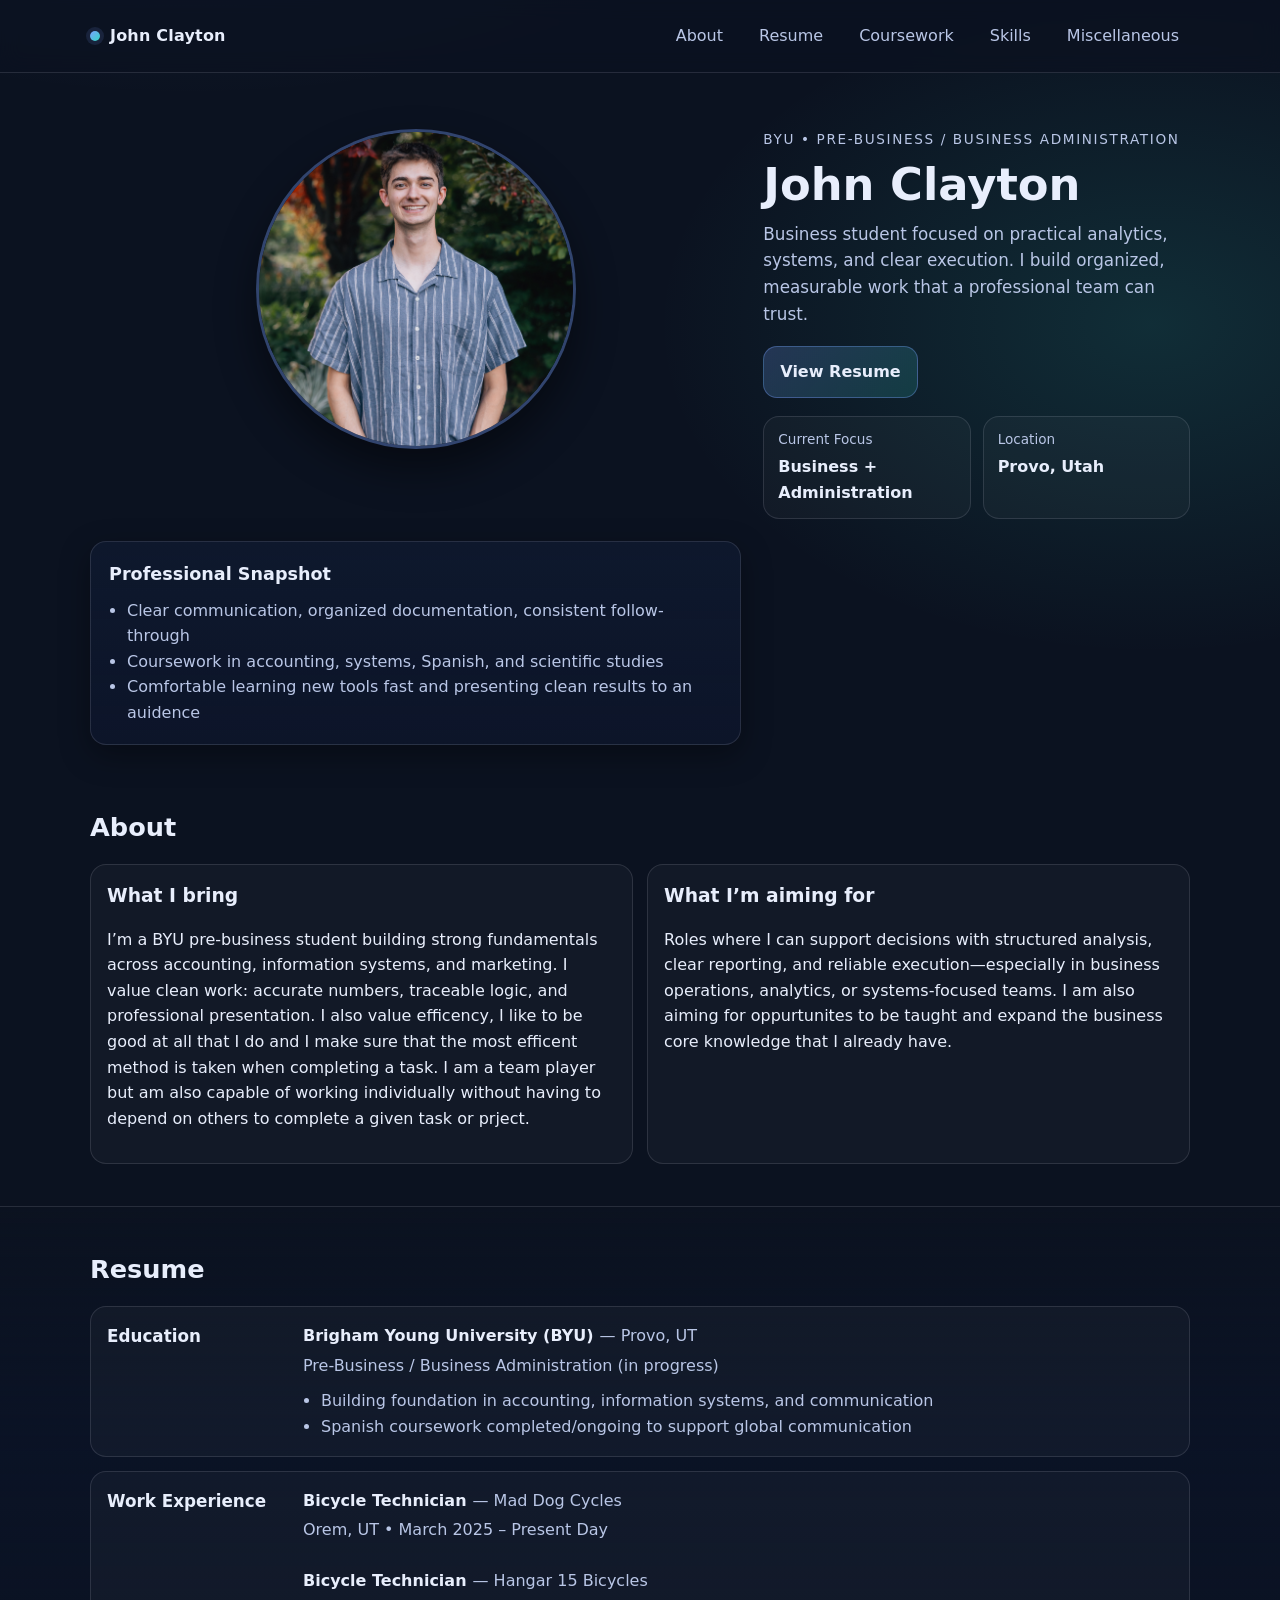
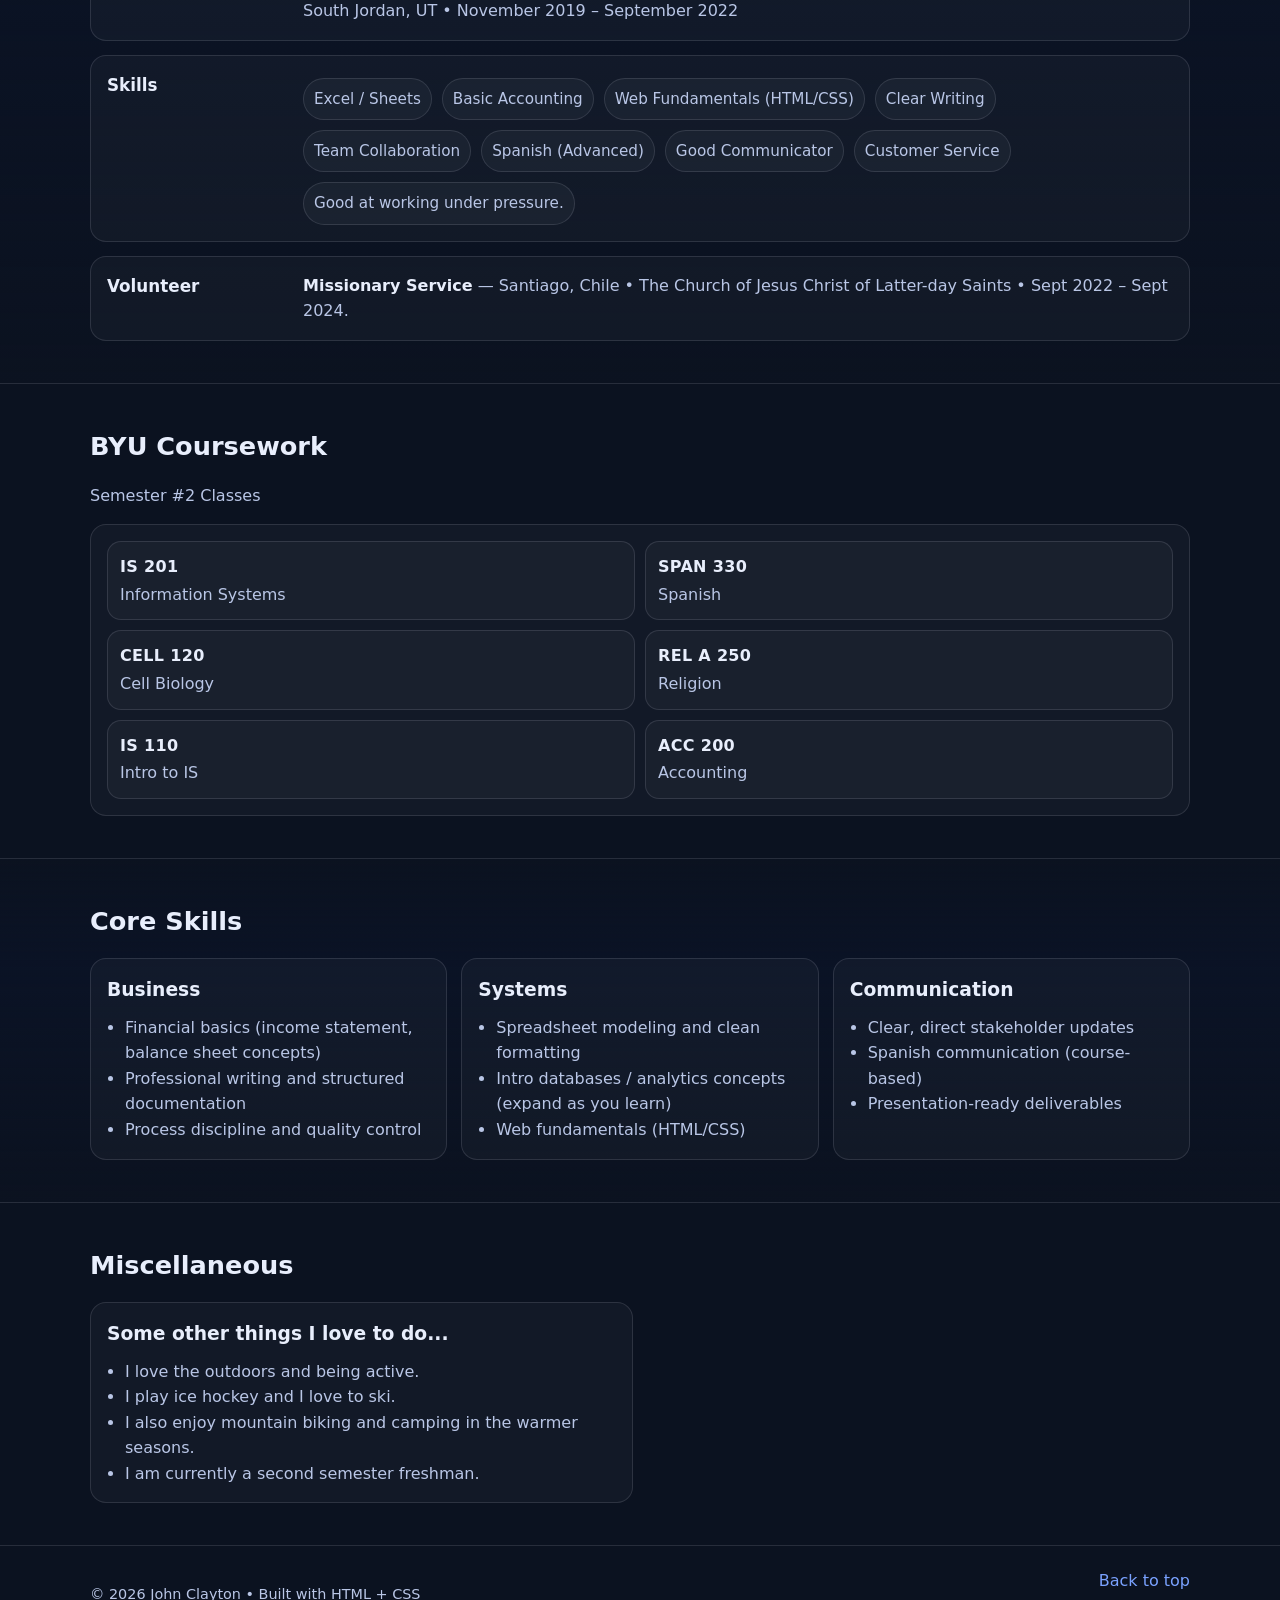
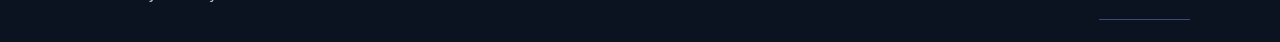
<file: index.html>
<!DOCTYPE html>
<html lang="en">
  <head>
    <meta charset="UTF-8" />
    <meta name="viewport" content="width=device-width, initial-scale=1" />
    <title>John Clayton | Business Student</title>
    <meta
      name="description"
      content="John Clayton - BYU business student. Coursework, skills, and resume."
    />

    <!-- Optional: Bootstrap icons for clean social icons (not required) -->
    <link
      rel="stylesheet"
      href="https://cdn.jsdelivr.net/npm/bootstrap-icons@1.11.3/font/bootstrap-icons.min.css"
    />

    <link rel="stylesheet" href="styles.css" />
  </head>

  <body>
    <!-- Top Bar -->
    <header class="topbar">
      <div class="container topbar__inner">
        <a class="brand" href="#top" aria-label="Go to top">
          <span class="brand__mark" aria-hidden="true"></span>
          <span class="brand__text">John Clayton</span>
        </a>

        <nav class="nav" aria-label="Primary">
          <a href="#about">About</a>
          <a href="#resume">Resume</a>
          <a href="#coursework">Coursework</a>
          <a href="#skills">Skills</a>
          <a href="#projects">Miscellaneous</a>
        </nav>
      </div>
    </header>

    <!-- Hero -->
    <main id="top">
      <section class="hero">
        <div class="container hero__grid">
            <div class="hero__photo">
  <img src="profile.jpg" alt="Photo of John Clayton" />
</div>

          <div class="hero__content">
            <p class="eyebrow">BYU • Pre-Business / Business Administration</p>
            <h1>John Clayton</h1>
            <p class="lead">
              Business student focused on practical analytics, systems, and clear execution.
              I build organized, measurable work that a professional team can trust.
            </p>

            <div class="hero__cta">
              <a class="btn btn--primary" href="#resume">View Resume</a>
            </div>

            <div class="hero__meta">
              <div class="meta-card">
                <div class="meta-card__label">Current Focus</div>
                <div class="meta-card__value">Business + Administration</div>
              </div>
              <div class="meta-card">
                <div class="meta-card__label">Location</div>
                <div class="meta-card__value">Provo, Utah</div>
              </div>
            </div>
          </div>

          <aside class="hero__panel" aria-label="Quick Summary">
            <div class="panel">
              <h2 class="panel__title">Professional Snapshot</h2>
              <ul class="checklist">
                <li>Clear communication, organized documentation, consistent follow-through</li>
                <li>Coursework in accounting, systems, Spanish, and scientific studies</li>
                <li>Comfortable learning new tools fast and presenting clean results to an auidence</li>
              </ul>
          </aside>
        </div>
      </section>

      <!-- About -->
      <section id="about" class="section">
        <div class="container">
          <div class="section__head">
            <h2>About</h2>
          </div>

          <div class="grid-2">
            <div class="card">
              <h3>What I bring</h3>
              <p>
                I’m a BYU pre-business student building strong fundamentals across accounting,
                information systems, and marketing. I value clean work: accurate numbers,
                traceable logic, and professional presentation. I also value efficency, I like to be good
                at all that I do and I make sure that the most efficent method is taken when completing a task.
                I am a team player but am also capable of working individually without having to depend on others
                 to complete a given task or prject.
              </p>
            </div>

            <div class="card">
              <h3>What I’m aiming for</h3>
              <p>
                Roles where I can support decisions with structured analysis, clear reporting,
                and reliable execution—especially in business operations, analytics, or
                systems-focused teams. I am also aiming for oppurtunites to be taught and expand
                 the business core knowledge that I already have.
              </p>
            </div>
          </div>
        </div>
      </section>

      <!-- Resume (HTML, not PDF) -->
      <section id="resume" class="section section--alt">
        <div class="container">
          <div class="section__head">
            <h2>Resume</h2>
          </div>

          <div class="resume">
            <!-- Education -->
            <article class="resume-block">
              <div class="resume-block__title">
                <h3>Education</h3>
              </div>
              <div class="resume-block__content">
                <div class="resume-item">
                  <div class="resume-item__main">
                    <strong>Brigham Young University (BYU)</strong>
                    <span class="muted"> — Provo, UT</span>
                  </div>
                  <div class="resume-item__sub">
                    Pre-Business / Business Administration (in progress)
                  </div>
                  <ul class="bullets">
                    <li>Building foundation in accounting, information systems, and communication</li>
                    <li>Spanish coursework completed/ongoing to support global communication</li>
                  </ul>
                </div>
              </div>
            </article>

            <!-- Experience -->
            <article class="resume-block">
              <div class="resume-block__title">
                <h3>Work Experience</h3>
              </div>
              <div class="resume-block__content">
                <div class="resume-item">
                  <div class="resume-item__main">
                    <strong>Bicycle Technician</strong><span class="muted"> — Mad Dog Cycles</span>
                  </div>
                  <div class="resume-item__sub">Orem, UT • March 2025 – Present Day </div>
                <br>
                <div class="resume-item">
                  <div class="resume-item__main">
                    <strong>Bicycle Technician</strong><span class="muted"> — Hangar 15 Bicycles</span>
                  </div>
                  <div class="resume-item__sub">South Jordan, UT • November 2019 – September 2022</div>
            </article>

            <!-- Skills -->
            <article class="resume-block">
              <div class="resume-block__title">
                <h3>Skills</h3>
              </div>
              <div class="resume-block__content">
                <div class="pill-row" aria-label="Skills list">
                  <span class="pill">Excel / Sheets</span>
                  <span class="pill">Basic Accounting</span>
                  <span class="pill">Web Fundamentals (HTML/CSS)</span>
                  <span class="pill">Clear Writing</span>
                  <span class="pill">Team Collaboration</span>
                  <span class="pill">Spanish (Advanced)</span>
                <span class="pill">Good Communicator</span>
                <span class="pill">Customer Service</span>
                 <span class="pill">Good at working under pressure. </span>
                </div>
            </article>

            <!-- Honors/Awards (optional but useful) -->
            <article class="resume-block">
              <div class="resume-block__title">
                <h3>Volunteer</h3>
                
              </div>
              <div>
              <strong>Missionary Service</strong>
              <span class="muted"> — Santiago, Chile • The Church of Jesus Christ of Latter-day Saints • Sept 2022 – Sept 2024.</span>
              <div class="resume-block__content">
              </div>
            </article>
          </div>
        </div>
      </section>

      <!-- Coursework (Semester 2 list you gave) -->
      <section id="coursework" class="section">
        <div class="container">
          <div class="section__head">
            <h2>BYU Coursework</h2>
            <p class="muted">Semester #2 Classes</p>
          </div>

          <div class="card">
            <div class="course-grid" role="list">
              <div class="course" role="listitem">
                <div class="course__code">IS 201</div>
                <div class="course__name">Information Systems</div>
              </div>
              <div class="course" role="listitem">
                <div class="course__code">SPAN 330</div>
                <div class="course__name">Spanish</div>
              </div>
              <div class="course" role="listitem">
                <div class="course__code">CELL 120</div>
                <div class="course__name">Cell Biology</div>
              </div>
              <div class="course" role="listitem">
                <div class="course__code">REL A 250</div>
                <div class="course__name">Religion</div>
              </div>
              <div class="course" role="listitem">
                <div class="course__code">IS 110</div>
                <div class="course__name">Intro to IS</div>
              </div>
              <div class="course" role="listitem">
                <div class="course__code">ACC 200</div>
                <div class="course__name">Accounting</div>
              </div>
            </div>
        </div>
      </section>

      <!-- Skills -->
      <section id="skills" class="section section--alt">
        <div class="container">
          <div class="section__head">
            <h2>Core Skills</h2>

          </div>

          <div class="grid-3">
            <div class="card">
              <h3>Business</h3>
              <ul class="bullets">
                <li>Financial basics (income statement, balance sheet concepts)</li>
                <li>Professional writing and structured documentation</li>
                <li>Process discipline and quality control</li>
              </ul>
            </div>

            <div class="card">
              <h3>Systems</h3>
              <ul class="bullets">
                <li>Spreadsheet modeling and clean formatting</li>
                <li>Intro databases / analytics concepts (expand as you learn)</li>
                <li>Web fundamentals (HTML/CSS)</li>
              </ul>
            </div>

            <div class="card">
              <h3>Communication</h3>
              <ul class="bullets">
                <li>Clear, direct stakeholder updates</li>
                <li>Spanish communication (course-based)</li>
                <li>Presentation-ready deliverables</li>
              </ul>
            </div>
          </div>
        </div>
      </section>

      <!-- Projects -->
      <section id="projects" class="section">
        <div class="container">
          <div class="section__head">
            <h2>Miscellaneous</h2>
          </div>

          <div class="grid-2">
            <article class="card project">
             <h3>Some other things I love to do...</h3>
              <ul class="bullets">
                <li>I love the outdoors and being active. </li>
                <li>I play ice hockey and I love to ski.</li>
                <li>I also enjoy mountain biking and camping in the warmer seasons.</li>
                <li>I am currently a second semester freshman.
                </ul>
            </article>

           
          
        </div>
      </section>

      <!-- Footer -->
      <footer class="footer">
        <div class="container footer__inner">
          <p class="micro">
            © <span id="year"></span> John Clayton • Built with HTML + CSS
          </p>
          <a class="text-link" href="#top">Back to top</a>
        </div>
      </footer>
    </main>

    <script>
      // Small, harmless convenience: current year
      document.getElementById("year").textContent = new Date().getFullYear();
    </script>
  </body>
</html>
</file>
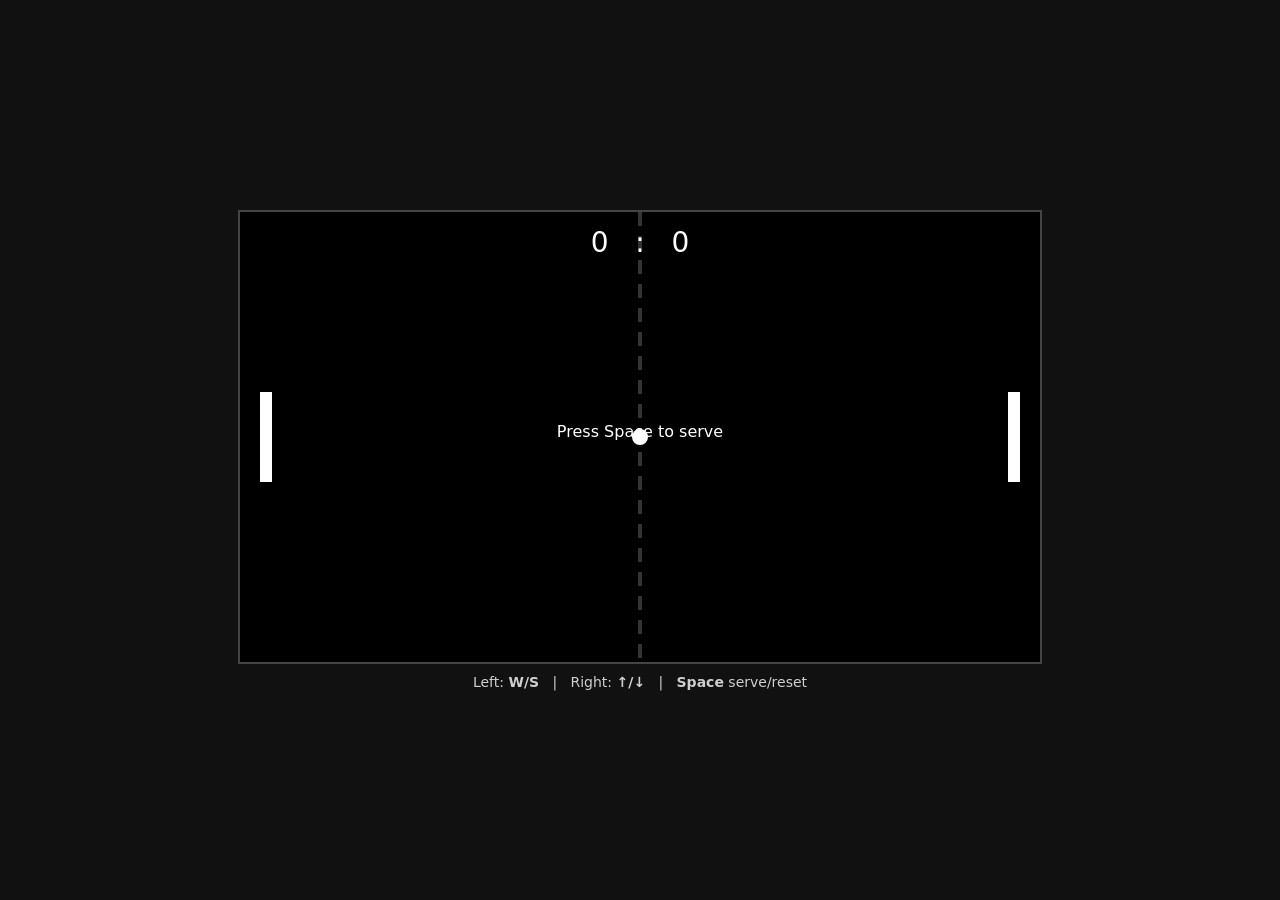
<file: pingpong.html>
<!doctype html>
<html lang="en">
<head>
  <meta charset="UTF-8" />
  <meta name="viewport" content="width=device-width, initial-scale=1.0"/>
  <title>Basic Pong</title>
  <style>
    body{
      margin:0;
      height:100vh;
      display:flex;
      align-items:center;
      justify-content:center;
      background:#111;
      color:#fff;
      font-family: system-ui, -apple-system, Segoe UI, Roboto, Arial, sans-serif;
      user-select:none;
    }
    #wrap{
      text-align:center;
    }
    canvas{
      background:#000;
      border:2px solid #444;
      display:block;
      margin:0 auto;
    }
    .hint{
      margin-top:10px;
      font-size:14px;
      opacity:.8;
    }
  </style>
</head>
<body>
  <div id="wrap">
    <canvas id="game" width="800" height="450"></canvas>
    <div class="hint">
      Left: <b>W/S</b> &nbsp; | &nbsp; Right: <b>↑/↓</b> &nbsp; | &nbsp; <b>Space</b> serve/reset
    </div>
  </div>

  <script>
    const canvas = document.getElementById("game");
    const ctx = canvas.getContext("2d");

    // Game constants (kept simple)
    const W = canvas.width;
    const H = canvas.height;

    const paddle = {
      w: 12,
      h: 90,
      speed: 420 // px/sec
    };

    const ballBaseSpeed = 340; // px/sec

    let left = { x: 20, y: (H - paddle.h) / 2, vy: 0, score: 0 };
    let right = { x: W - 20 - paddle.w, y: (H - paddle.h) / 2, vy: 0, score: 0 };
    let ball = { x: W/2, y: H/2, r: 8, vx: 0, vy: 0 };

    let keys = new Set();
    let lastTime = performance.now();
    let paused = true; // waits for Space to serve
    const winScore = 7;

    function clamp(v, min, max){ return Math.max(min, Math.min(max, v)); }

    function resetBall(servingToRight = true){
      ball.x = W / 2;
      ball.y = H / 2;

      // random slight angle so it’s not boring
      const angle = (Math.random() * 0.7 - 0.35); // -0.35..0.35 radians
      const dir = servingToRight ? 1 : -1;
      ball.vx = Math.cos(angle) * ballBaseSpeed * dir;
      ball.vy = Math.sin(angle) * ballBaseSpeed;
      paused = true;
    }

    function serve(){
      if (!paused) return;
      paused = false;
    }

    function resetMatch(){
      left.score = 0;
      right.score = 0;
      left.y = (H - paddle.h)/2;
      right.y = (H - paddle.h)/2;
      resetBall(Math.random() > 0.5);
    }

    function drawNet(){
      ctx.fillStyle = "#333";
      const dashH = 14;
      const gap = 10;
      for (let y = 0; y < H; y += dashH + gap){
        ctx.fillRect(W/2 - 2, y, 4, dashH);
      }
    }

    function draw(){
      // background
      ctx.clearRect(0, 0, W, H);

      // midline/net
      drawNet();

      // paddles
      ctx.fillStyle = "#fff";
      ctx.fillRect(left.x, left.y, paddle.w, paddle.h);
      ctx.fillRect(right.x, right.y, paddle.w, paddle.h);

      // ball
      ctx.beginPath();
      ctx.arc(ball.x, ball.y, ball.r, 0, Math.PI * 2);
      ctx.fill();

      // score
      ctx.fillStyle = "#fff";
      ctx.font = "28px system-ui, sans-serif";
      ctx.textAlign = "center";
      ctx.fillText(`${left.score}   :   ${right.score}`, W/2, 40);

      // messages
      ctx.font = "16px system-ui, sans-serif";
      if (left.score >= winScore || right.score >= winScore){
        const winner = left.score >= winScore ? "Left" : "Right";
        ctx.fillText(`${winner} wins! Press Space to restart`, W/2, H/2);
      } else if (paused){
        ctx.fillText("Press Space to serve", W/2, H/2);
      }
    }

    function collidePaddle(p, isLeft){
      // AABB collision between ball and paddle rect
      const bx = ball.x, by = ball.y, r = ball.r;
      const px = p.x, py = p.y, pw = paddle.w, ph = paddle.h;

      const hit =
        bx + r > px &&
        bx - r < px + pw &&
        by + r > py &&
        by - r < py + ph;

      if (!hit) return false;

      // Push ball out so it doesn't "stick"
      if (isLeft) ball.x = px + pw + r;
      else ball.x = px - r;

      // Reflect X velocity
      ball.vx *= -1;

      // Add "english" based on where it hits the paddle
      const center = py + ph/2;
      const offset = (by - center) / (ph/2); // -1..1
      ball.vy += offset * 220;

      // Very small speed-up so rallies don’t last forever
      ball.vx *= 1.03;
      ball.vy *= 1.03;

      return true;
    }

    function update(dt){
      // If match ended, wait for Space to restart
      if (left.score >= winScore || right.score >= winScore){
        paused = true;
        return;
      }

      // paddle input
      left.vy = 0;
      right.vy = 0;

      if (keys.has("KeyW")) left.vy = -paddle.speed;
      if (keys.has("KeyS")) left.vy = paddle.speed;
      if (keys.has("ArrowUp")) right.vy = -paddle.speed;
      if (keys.has("ArrowDown")) right.vy = paddle.speed;

      left.y = clamp(left.y + left.vy * dt, 0, H - paddle.h);
      right.y = clamp(right.y + right.vy * dt, 0, H - paddle.h);

      if (paused) return;

      // ball movement
      ball.x += ball.vx * dt;
      ball.y += ball.vy * dt;

      // top/bottom walls
      if (ball.y - ball.r < 0){
        ball.y = ball.r;
        ball.vy *= -1;
      }
      if (ball.y + ball.r > H){
        ball.y = H - ball.r;
        ball.vy *= -1;
      }

      // paddle collisions
      collidePaddle(left, true);
      collidePaddle(right, false);

      // scoring (ball exits left/right)
      if (ball.x + ball.r < 0){
        right.score++;
        resetBall(false); // serve toward left (loser) for variety
      }
      if (ball.x - ball.r > W){
        left.score++;
        resetBall(true);
      }
    }

    function loop(now){
      const dt = Math.min(0.033, (now - lastTime) / 1000); // cap dt
      lastTime = now;

      update(dt);
      draw();
      requestAnimationFrame(loop);
    }

    // Input
    window.addEventListener("keydown", (e) => {
      keys.add(e.code);

      if (e.code === "Space"){
        // If game ended, Space restarts match
        if (left.score >= winScore || right.score >= winScore){
          resetMatch();
          return;
        }
        // Otherwise serve if paused
        serve();
      }
    });

    window.addEventListener("keyup", (e) => keys.delete(e.code));

    // Start
    resetBall(true);
    requestAnimationFrame(loop);
  </script>
</body>
</html>
</file>
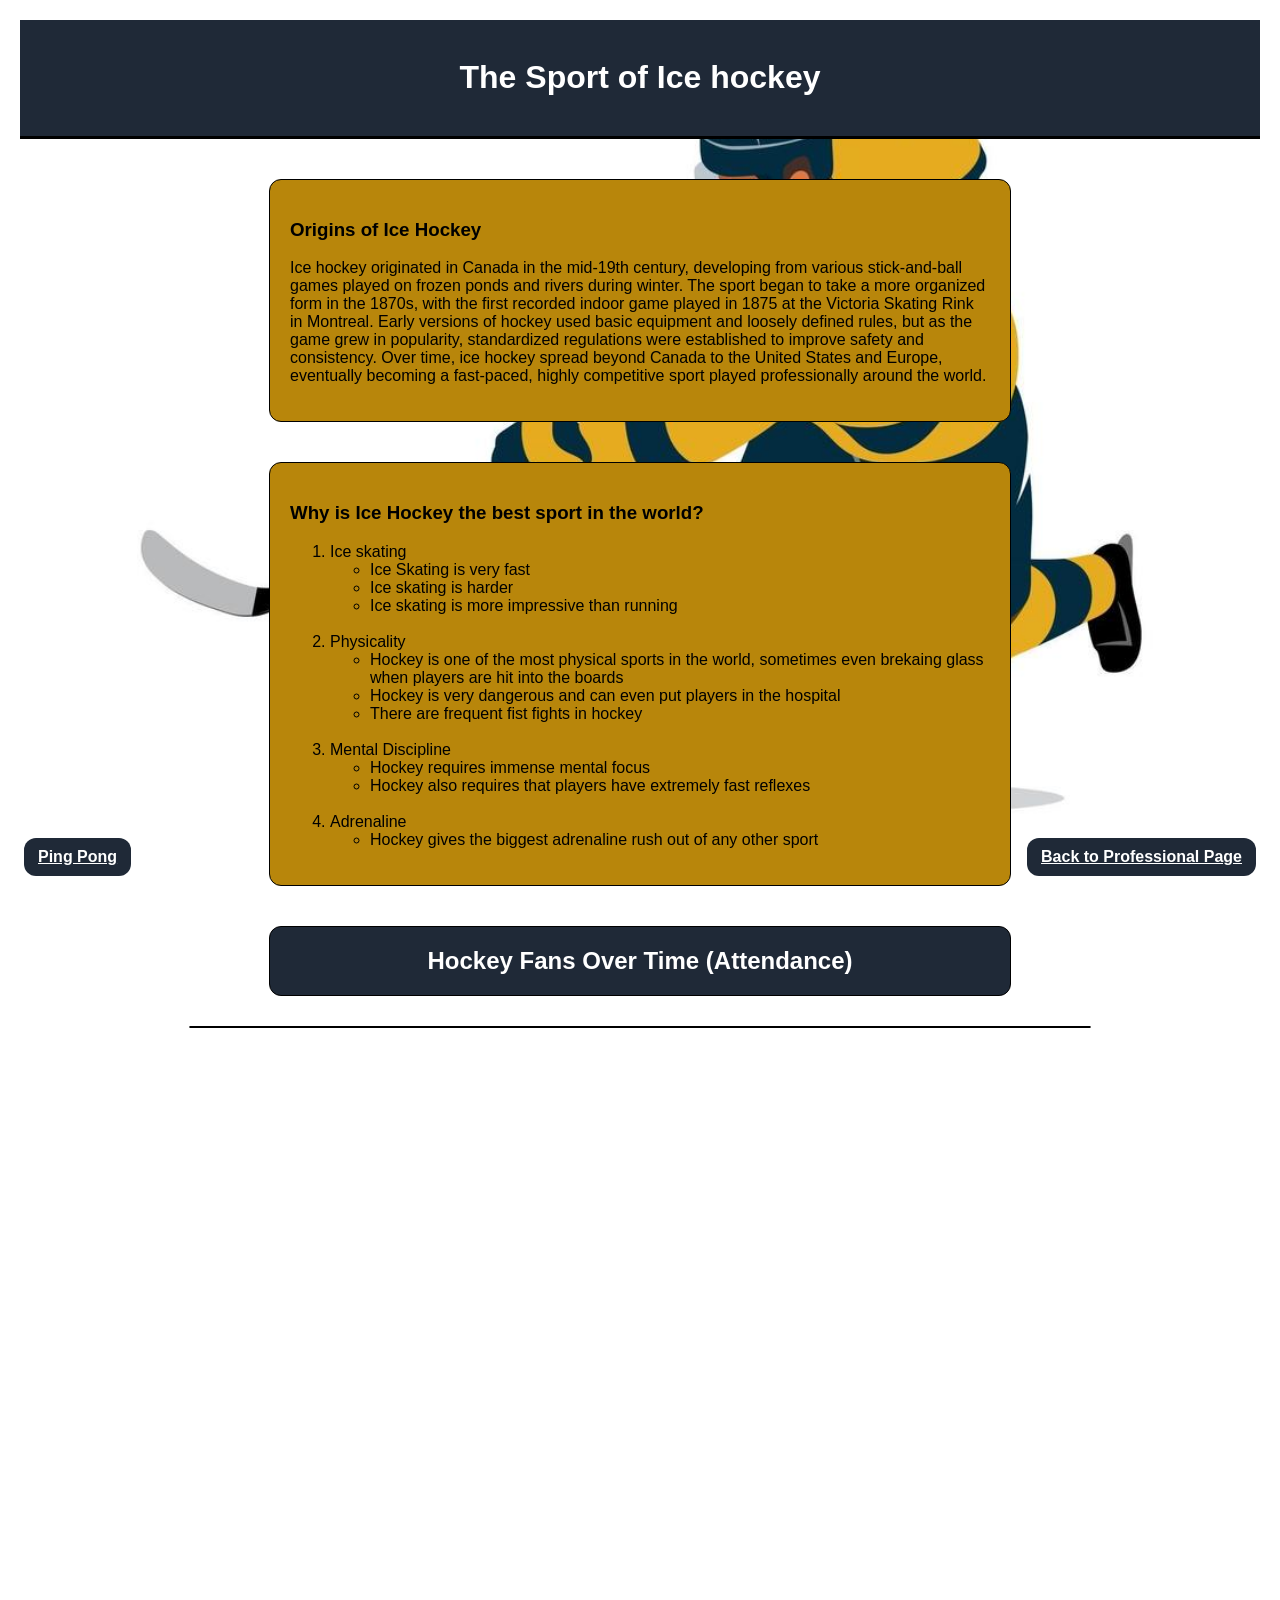
<file: scratch.html>
<!DOCTYPE html>
<html lang="en">
<head>
    <meta charset="UTF-8">
    <meta name="viewport" content="width=device-width, initial-scale=1.0">
    <title>Ice Hockey scratch page</title>
    <link rel="stylesheet" href="scratch.css">
    <link rel="stylesheet" href="index.html">

</head>

<body>
    <div class="topbar">
    <h1>The Sport of Ice hockey</h1>
    </div>


    <div class="textbox">
        <h3>Origins of Ice Hockey</h3>
    <p>
    Ice hockey originated in Canada in the mid-19th century,
     developing from various stick-and-ball games played on frozen
      ponds and rivers during winter. The sport began to take a more
       organized form in the 1870s, with the first recorded indoor game 
       played in 1875 at the Victoria Skating Rink in Montreal. Early versions
        of hockey used basic equipment and loosely defined rules, but as the
         game grew in popularity, standardized regulations were established
          to improve safety and consistency. Over time, ice hockey spread beyond
           Canada to the United States and Europe, eventually becoming a fast-paced,
            highly competitive sport played professionally around the world.
</p>
</div>

<div class="textbox">
    <h3>Why is Ice Hockey the best sport in the world?</h3>
    
    <ol>
        <li>Ice skating
        <ul>
            <li>Ice Skating is very fast</li>
            <li>Ice skating is harder</li>
            <li>Ice skating is more impressive than running</li>
        </ul>
        </li>
        <br>
        <li>Physicality
        <ul>
            <li>Hockey is one of the most physical sports in the world, sometimes even brekaing glass when players are hit into the boards</li>
            <li>Hockey is very dangerous and can even put players in the hospital</li>
            <li>There are frequent fist fights in hockey</li>
        </ul>
        </li>
        <br>
        <li>Mental Discipline
        <ul>
            <li>Hockey requires immense mental focus</li>
            <li>Hockey also requires that players have extremely fast reflexes</li>
        </ul>
        </li>
        <br>
        <li>Adrenaline
        <ul>
            <li>Hockey gives the biggest adrenaline rush out of any other sport</li>
        </ul>
        </li>
    </ol>
</div>


<h2 class="h2" id="tableau">Hockey Fans Over Time (Attendance)</h2>

<div class="tableauWrap">
  <div class="tableauPlaceholder" id="nhlAttendanceViz" style="position: relative;">
    <noscript>
      <a href="https://public.tableau.com/app/profile/aswin.narayanan/viz/NHLAttendanceFrom2000-2018/Dashboard1">
        View the visualization on Tableau Public
      </a>
    </noscript>

    <object class="tableauViz" style="display:none;">
      <param name="host_url" value="https%3A%2F%2Fpublic.tableau.com%2F" />
      <param name="site_root" value="" />
      <param name="name" value="NHLAttendanceFrom2000-2018/Dashboard1" />
      <param name="tabs" value="no" />
      <param name="toolbar" value="yes" />
      <param name="showVizHome" value="n" />
    </object>
  </div>
</div>

<script src="https://public.tableau.com/javascripts/api/viz_v1.js"></script>
<script>
  const divElement = document.getElementById("nhlAttendanceViz");
  const vizElement = divElement.getElementsByTagName("object")[0];
  vizElement.style.width = "100%";
  vizElement.style.height = "720px";
</script>



<a href="index.html" class="back-to-pro">Back to Professional Page</a>
</body>
</html>

<a href="pingpong.html" class="pong">Ping Pong</a>

<div class="video-container">
<iframe width="560" height="315" src="https://www.youtube.com/embed/T3e9LpLQTsA?si=QgE-Rl7tqwdgBDer"
 title="YouTube video player"
  frameborder="0"
   allow="accelerometer; autoplay; clipboard-write; encrypted-media; gyroscope; picture-in-picture; web-share"
    referrerpolicy="strict-origin-when-cross-origin"
     allowfullscreen>
    </iframe>

</body>
</html>
</file>
<file: styles.css>
/* -----------------------
   Clean, corporate styling
   Beginner-editable
------------------------ */

/* Variables (change these first if you want a new look) */
:root {
  --bg: #0b1220;
  --panel: #0f1a30;
  --card: #0e1730;
  --alt: #0a1328;
  --text: #e8eefc;
  --muted: #b9c6e6;
  --line: rgba(232, 238, 252, 0.12);

  --accent: #7aa2ff;
  --accent-2: #33d6c3;

  --shadow: 0 10px 30px rgba(0, 0, 0, 0.35);
  --radius: 16px;

  --max: 1100px;
}

/* Base */
* {
  box-sizing: border-box;
}

html {
  scroll-behavior: smooth;
}

body {
  margin: 0;
  font-family: ui-sans-serif, system-ui, -apple-system, Segoe UI, Roboto, Arial,
    "Apple Color Emoji", "Segoe UI Emoji";
  background: radial-gradient(1200px 700px at 15% -10%, rgba(122, 162, 255, 0.18), transparent 60%),
    radial-gradient(900px 600px at 90% 10%, rgba(51, 214, 195, 0.14), transparent 55%),
    var(--bg);
  color: var(--text);
  line-height: 1.6;
}

a {
  color: inherit;
  text-decoration: none;
}

.container {
  width: min(var(--max), calc(100% - 32px));
  margin: 0 auto;
}

.muted {
  color: var(--muted);
}

.micro {
  font-size: 0.9rem;
}

/* Topbar */
.topbar {
  position: sticky;
  top: 0;
  z-index: 50;
  background: rgba(11, 18, 32, 0.75);
  backdrop-filter: blur(10px);
  border-bottom: 1px solid var(--line);
}

.topbar__inner {
  display: flex;
  align-items: center;
  justify-content: space-between;
  padding: 14px 0;
  gap: 16px;
}

.brand {
  display: inline-flex;
  align-items: center;
  gap: 10px;
  font-weight: 700;
  letter-spacing: 0.2px;
}

.brand__mark {
  width: 10px;
  height: 10px;
  border-radius: 999px;
  background: linear-gradient(135deg, var(--accent), var(--accent-2));
  box-shadow: 0 0 0 4px rgba(122, 162, 255, 0.12);
}

.nav {
  display: flex;
  gap: 14px;
  flex-wrap: wrap;
  justify-content: flex-end;
}

.nav a {
  padding: 8px 10px;
  border-radius: 10px;
  color: var(--muted);
  border: 1px solid transparent;
}

.nav a:hover {
  color: var(--text);
  border-color: var(--line);
  background: rgba(232, 238, 252, 0.05);
}

/* Hero */
.hero {
  padding: 56px 0 20px;
}

.hero__grid {
  display: grid;
  grid-template-columns: 1.45fr 0.95fr;
  gap: 22px;
  align-items: start;
}

.eyebrow {
  color: var(--muted);
  text-transform: uppercase;
  letter-spacing: 0.12em;
  font-size: 0.85rem;
  margin: 0 0 10px;
}

h1 {
  font-size: clamp(2.1rem, 3.5vw, 3.1rem);
  margin: 0 0 10px;
  line-height: 1.12;
}

.lead {
  color: var(--muted);
  font-size: 1.05rem;
  margin: 0 0 18px;
  max-width: 60ch;
}

.hero__cta {
  display: flex;
  gap: 12px;
  flex-wrap: wrap;
  margin-bottom: 18px;
}

.btn {
  display: inline-flex;
  align-items: center;
  justify-content: center;
  padding: 12px 16px;
  border-radius: 14px;
  border: 1px solid var(--line);
  font-weight: 650;
  box-shadow: none;
}

.btn--primary {
  background: linear-gradient(135deg, rgba(122, 162, 255, 0.22), rgba(51, 214, 195, 0.16));
  border-color: rgba(122, 162, 255, 0.35);
}

.btn--primary:hover {
  transform: translateY(-1px);
  box-shadow: var(--shadow);
}

.btn--ghost {
  background: rgba(232, 238, 252, 0.04);
}

.btn--ghost:hover {
  background: rgba(232, 238, 252, 0.07);
}

.hero__meta {
  display: grid;
  grid-template-columns: 1fr 1fr;
  gap: 12px;
}

.meta-card {
  border: 1px solid var(--line);
  border-radius: var(--radius);
  padding: 12px 14px;
  background: rgba(232, 238, 252, 0.03);
}

.meta-card__label {
  color: var(--muted);
  font-size: 0.85rem;
  margin-bottom: 4px;
}

.meta-card__value {
  font-weight: 650;
}

/* Panel */
.panel {
  border: 1px solid var(--line);
  border-radius: var(--radius);
  background: linear-gradient(180deg, rgba(15, 26, 48, 0.8), rgba(14, 23, 48, 0.6));
  padding: 18px;
  box-shadow: var(--shadow);
}

.panel__title {
  margin: 0 0 10px;
  font-size: 1.1rem;
}

.panel__subtitle {
  margin: 0 0 10px;
  font-size: 1rem;
  color: var(--muted);
}

.panel__divider {
  height: 1px;
  background: var(--line);
  margin: 14px 0;
}

.checklist {
  margin: 0;
  padding-left: 18px;
  color: var(--muted);
}

.link-grid {
  display: grid;
  grid-template-columns: 1fr;
  gap: 10px;
}

.link-card {
  display: flex;
  align-items: center;
  gap: 10px;
  padding: 12px 12px;
  border-radius: 14px;
  border: 1px solid var(--line);
  background: rgba(232, 238, 252, 0.03);
  color: var(--muted);
}

.link-card i {
  font-size: 1.05rem;
  color: var(--text);
}

.link-card:hover {
  background: rgba(232, 238, 252, 0.06);
  color: var(--text);
}

/* Sections */
.section {
  padding: 42px 0;
}

.section--alt {
  background: linear-gradient(180deg, transparent, rgba(10, 19, 40, 0.65) 30%, transparent);
  border-top: 1px solid var(--line);
  border-bottom: 1px solid var(--line);
}

.section__head {
  margin-bottom: 16px;
}

.section__head h2 {
  margin: 0 0 6px;
  font-size: 1.6rem;
}

.grid-2 {
  display: grid;
  grid-template-columns: 1fr 1fr;
  gap: 14px;
}

.grid-3 {
  display: grid;
  grid-template-columns: 1fr 1fr 1fr;
  gap: 14px;
}

/* Cards */
.card {
  border: 1px solid var(--line);
  border-radius: var(--radius);
  padding: 16px;
  background: rgba(232, 238, 252, 0.03);
}

.card h3 {
  margin: 0 0 8px;
}

.bullets {
  margin: 10px 0 0;
  padding-left: 18px;
  color: var(--muted);
}

/* Resume */
.resume {
  display: grid;
  gap: 14px;
}

.resume-block {
  display: grid;
  grid-template-columns: 180px 1fr;
  gap: 16px;
  padding: 16px;
  border: 1px solid var(--line);
  border-radius: var(--radius);
  background: rgba(232, 238, 252, 0.03);
}

.resume-block__title h3 {
  margin: 0;
  color: var(--text);
  font-size: 1.05rem;
}

.resume-item__main {
  display: flex;
  flex-wrap: wrap;
  gap: 6px;
  align-items: baseline;
}

.resume-item__sub {
  color: var(--muted);
  margin-top: 4px;
}

.pill-row {
  display: flex;
  flex-wrap: wrap;
  gap: 10px;
  margin-top: 6px;
}

.pill {
  border: 1px solid var(--line);
  background: rgba(232, 238, 252, 0.04);
  padding: 8px 10px;
  border-radius: 999px;
  color: var(--muted);
  font-size: 0.95rem;
}

/* Coursework */
.course-grid {
  display: grid;
  grid-template-columns: 1fr 1fr;
  gap: 10px;
}

.course {
  border: 1px solid var(--line);
  border-radius: 14px;
  padding: 12px;
  background: rgba(232, 238, 252, 0.03);
}

.course__code {
  font-weight: 750;
  letter-spacing: 0.02em;
}

.course__name {
  color: var(--muted);
  margin-top: 2px;
}

/* Projects */
.project__links {
  display: flex;
  gap: 14px;
  margin-top: 10px;
}

.text-link {
  color: var(--accent);
  border-bottom: 1px solid rgba(122, 162, 255, 0.4);
  padding-bottom: 2px;
}

.text-link:hover {
  color: var(--text);
  border-bottom-color: rgba(232, 238, 252, 0.6);
}

/* Footer */
.footer {
  border-top: 1px solid var(--line);
  padding: 22px 0;
  color: var(--muted);
}

.footer__inner {
  display: flex;
  justify-content: space-between;
  gap: 16px;
  flex-wrap: wrap;
}

/* Responsive */
@media (max-width: 960px) {
  .hero__grid {
    grid-template-columns: 1fr;
  }

  .hero__meta {
    grid-template-columns: 1fr;
  }

  .grid-2,
  .grid-3 {
    grid-template-columns: 1fr;
  }

  .resume-block {
    grid-template-columns: 1fr;
  }

  .course-grid {
    grid-template-columns: 1fr;
  }
}

/* Profile Photo */
.hero__photo {
  display: flex;
  justify-content: center;
  align-items: flex-start;
}

.hero__photo img {
  width: 320px;
  height: 320px;
  object-fit: cover;
  border-radius: 999px;
  border: 3px solid rgba(122, 162, 255, 0.35);
  box-shadow: 0 20px 40px rgba(0, 0, 0, 0.45);
  background: #0b1220;
}

/* Mobile adjustment */
@media (max-width: 960px) {
  .hero__photo {
    order: -1;
    margin-bottom: 20px;
  }
}




/* Center the Professional Snapshot panel */
.hero__panel {
  display: flex;
  justify-content: center;
}

.hero__panel .panel {
  width: 750%
}
</file>
<file: scratch.css>
.textbox {
  background-color: darkgoldenrod;
  border: 1px solid #000;
  padding: 20px;
  border-radius: 12px;
  margin: 40px auto;
  max-width: 700px;
    font-family:'Gill Sans', 'Gill Sans MT', Calibri, 'Trebuchet MS', sans-serif;
}


.topbar {
  background-color: #1f2937;
  color: white;
  text-align: center;
  padding: 18px 24px;
  margin: 20px;
  border-bottom: 3px solid black;
  font-family:'Gill Sans', 'Gill Sans MT', Calibri, 'Trebuchet MS', sans-serif;
}

body {
  margin: 0;
  font-family:'Gill Sans', 'Gill Sans MT', Calibri, 'Trebuchet MS', sans-serif;

  background-image: url("background.jpg");
  background-size: cover;
  background-position: center;
  background-repeat: no-repeat;
  background-attachment: fixed;
  color: #000;
}

.back-to-pro {
  position: fixed;
  bottom: 24px;
  right: 24px;

  background-color: #1f2937;
  color: white;
  padding: 10px 14px;
  border-radius: 12px;
  font-weight: 600;
}

.back-to-pro:hover {
  background-color: #2563eb;
}

.tableauWrap {
  max-width: 900px;
  margin: 30px auto;
  border: 1px solid #000;
  border-radius: 12px;
  overflow: hidden;
  background: rgba(255, 255, 255, 0.85);
}

h2 {
    text-align: center;
    background-color: #1f2937;
    color: white;
  border: 1px solid #000;
  padding: 20px;
  border-radius: 12px;
  margin: 20px auto;
  max-width: 700px;
}

.pong {
  position: fixed;
  bottom: 24px;
  left: 24px;

  background-color: #1f2937;
  color: white;
  padding: 10px 14px;
  border-radius: 12px;
  font-weight: 600;
}

.pong:hover {
  background-color: #2563eb;
}

.video-container {
  position: relative;
  padding-bottom: 56.25%; /* 16:9 */
  height: 0;
  overflow: hidden;
  max-width: 800px;
  margin: 20px auto;
}

.video-container iframe {
  position: absolute;
 margin:20 auto;
  width: 100;
  height: 100;
}
</file>
